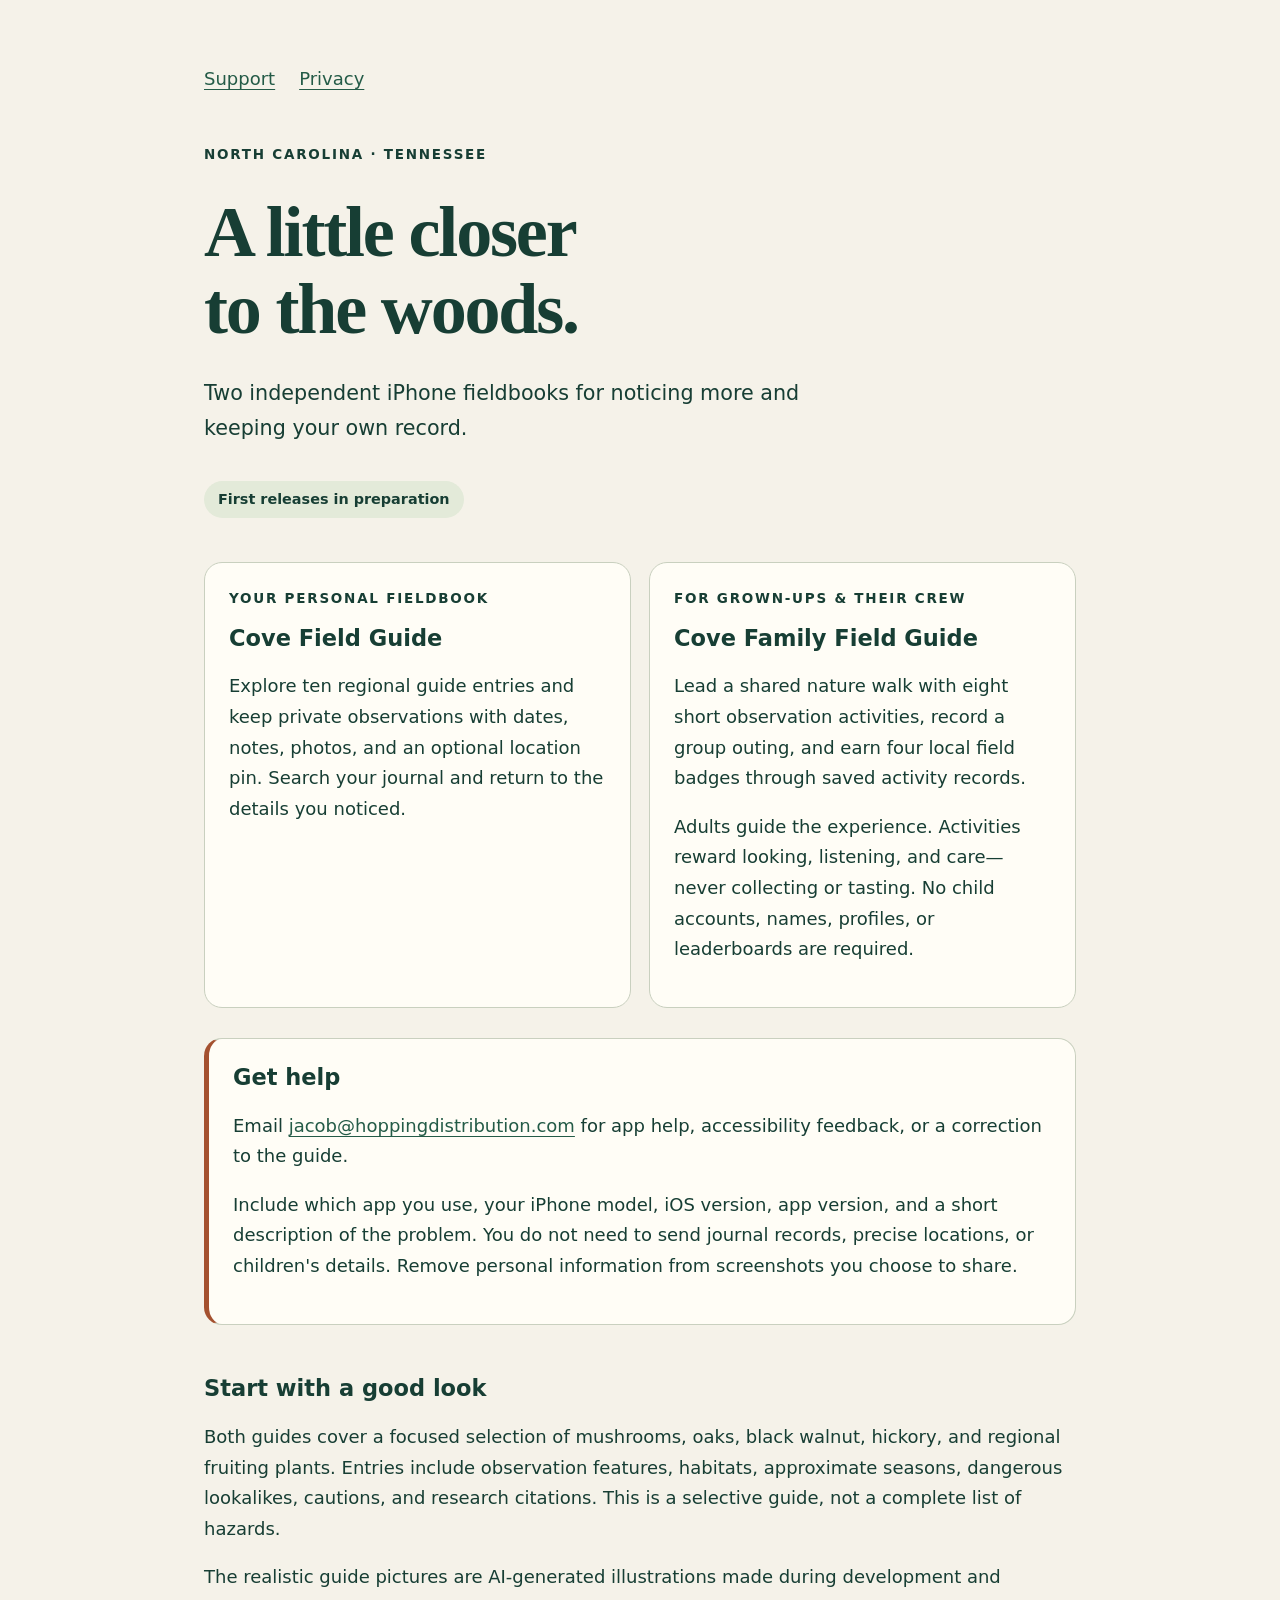
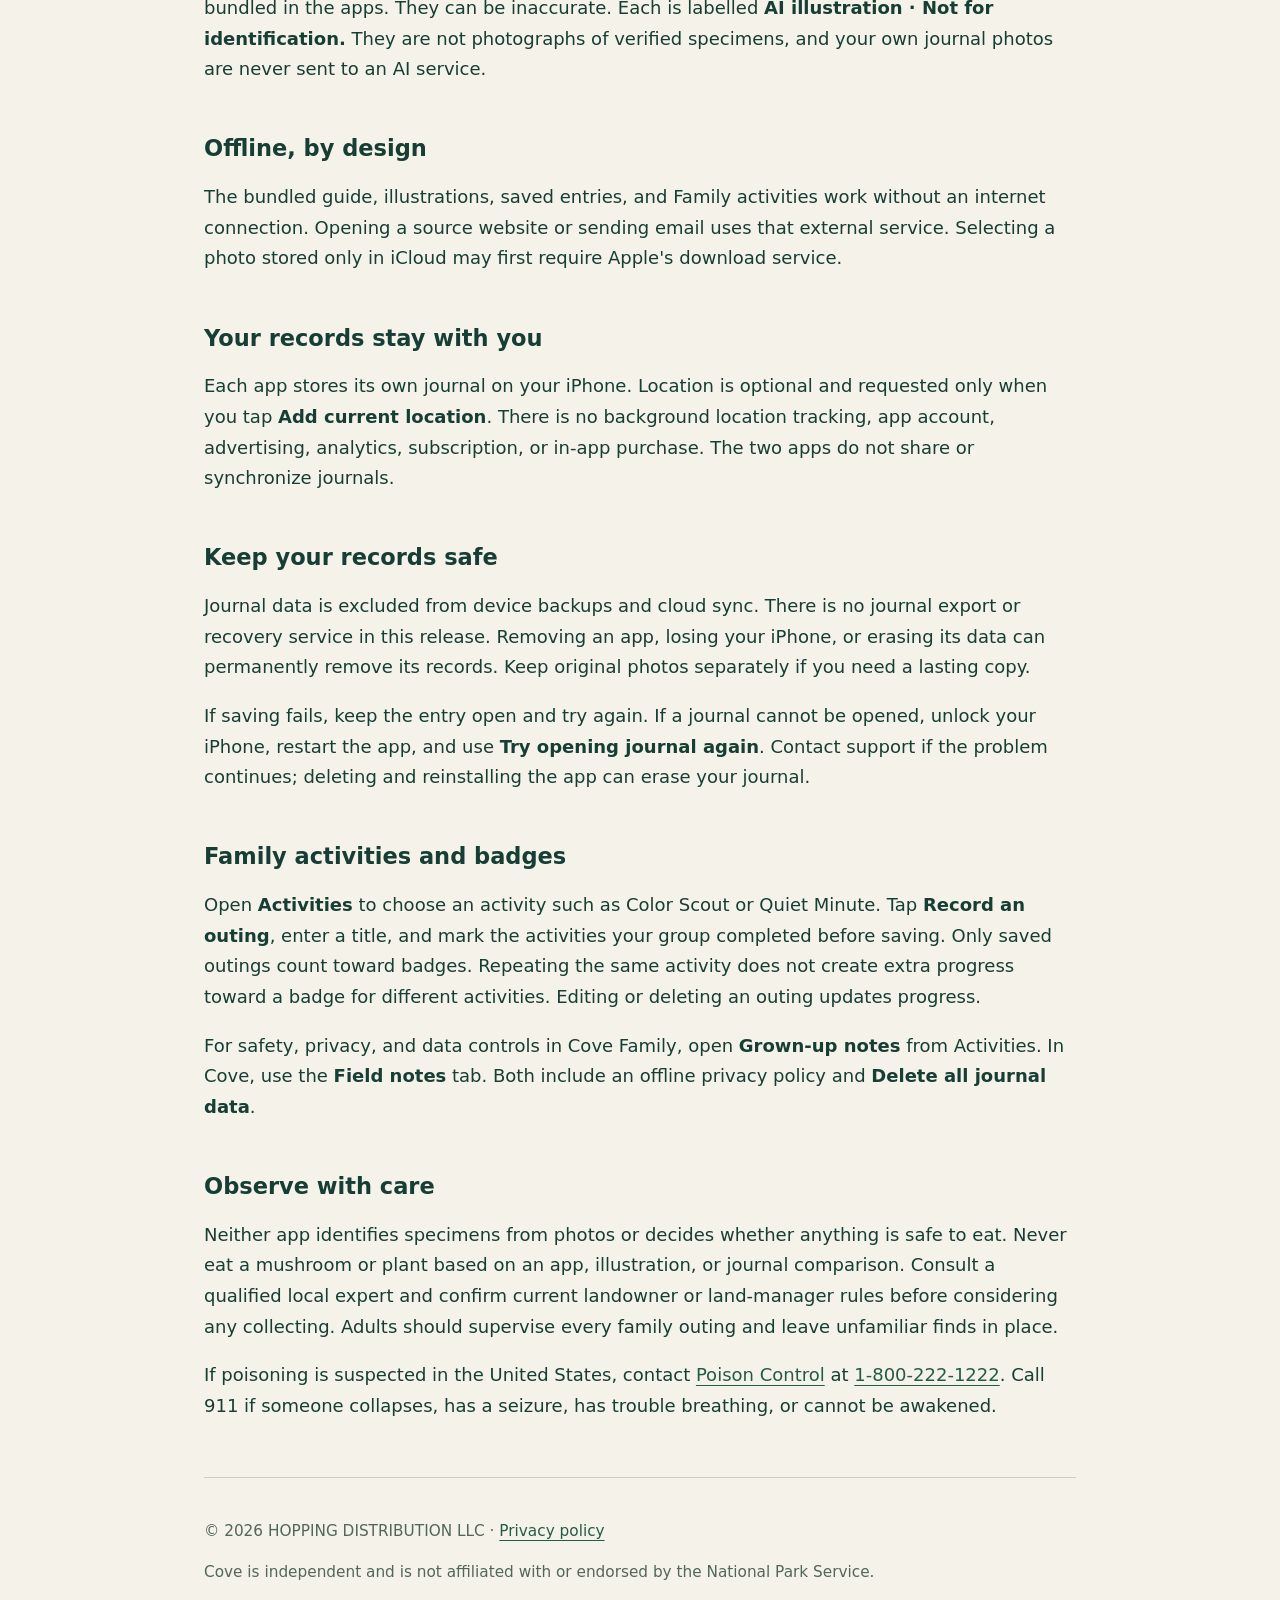
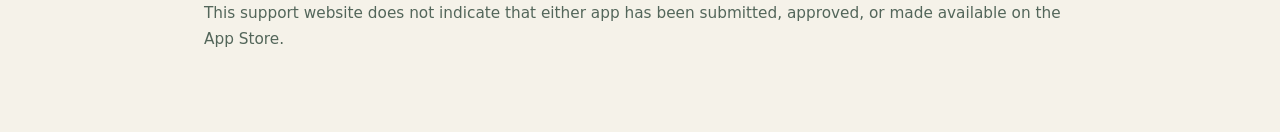
<file: index.html>
<!doctype html>
<html lang="en">
<head>
  <meta charset="utf-8">
  <meta name="viewport" content="width=device-width, initial-scale=1">
  <meta name="description" content="Support for Cove Field Guide and Cove Family Field Guide: offline nature guides and private journals for North Carolina and Tennessee.">
  <title>Cove fieldbooks — Support</title>
  <link rel="stylesheet" href="style.css">
</head>
<body>
<main>
  <nav aria-label="Main"><a href="index.html" aria-current="page">Support</a><a href="privacy.html">Privacy</a></nav>
  <p class="eyebrow">North Carolina · Tennessee</p>
  <h1>A little closer<br>to the woods.</h1>
  <p class="lede">Two independent iPhone fieldbooks for noticing more and keeping your own record.</p>
  <p class="status">First releases in preparation</p>
  <div class="apps">
    <section class="card" aria-labelledby="adult-title">
      <p class="eyebrow">Your personal fieldbook</p>
      <h2 id="adult-title">Cove Field Guide</h2>
      <p>Explore ten regional guide entries and keep private observations with dates, notes, photos, and an optional location pin. Search your journal and return to the details you noticed.</p>
    </section>
    <section class="card" aria-labelledby="family-title">
      <p class="eyebrow">For grown-ups &amp; their crew</p>
      <h2 id="family-title">Cove Family Field Guide</h2>
      <p>Lead a shared nature walk with eight short observation activities, record a group outing, and earn four local field badges through saved activity records.</p>
      <p>Adults guide the experience. Activities reward looking, listening, and care—never collecting or tasting. No child accounts, names, profiles, or leaderboards are required.</p>
    </section>
  </div>
  <section class="card help" aria-labelledby="help-title">
    <h2 id="help-title">Get help</h2>
    <p>Email <a href="mailto:jacob@hoppingdistribution.com?subject=Cove%20support">jacob@hoppingdistribution.com</a> for app help, accessibility feedback, or a correction to the guide.</p>
    <p>Include which app you use, your iPhone model, iOS version, app version, and a short description of the problem. You do not need to send journal records, precise locations, or children's details. Remove personal information from screenshots you choose to share.</p>
  </section>
  <h2>Start with a good look</h2>
  <p>Both guides cover a focused selection of mushrooms, oaks, black walnut, hickory, and regional fruiting plants. Entries include observation features, habitats, approximate seasons, dangerous lookalikes, cautions, and research citations. This is a selective guide, not a complete list of hazards.</p>
  <p>The realistic guide pictures are AI-generated illustrations made during development and bundled in the apps. They can be inaccurate. Each is labelled <strong>AI illustration · Not for identification.</strong> They are not photographs of verified specimens, and your own journal photos are never sent to an AI service.</p>
  <h2>Offline, by design</h2>
  <p>The bundled guide, illustrations, saved entries, and Family activities work without an internet connection. Opening a source website or sending email uses that external service. Selecting a photo stored only in iCloud may first require Apple's download service.</p>
  <h2>Your records stay with you</h2>
  <p>Each app stores its own journal on your iPhone. Location is optional and requested only when you tap <strong>Add current location</strong>. There is no background location tracking, app account, advertising, analytics, subscription, or in-app purchase. The two apps do not share or synchronize journals.</p>
  <h2>Keep your records safe</h2>
  <p>Journal data is excluded from device backups and cloud sync. There is no journal export or recovery service in this release. Removing an app, losing your iPhone, or erasing its data can permanently remove its records. Keep original photos separately if you need a lasting copy.</p>
  <p>If saving fails, keep the entry open and try again. If a journal cannot be opened, unlock your iPhone, restart the app, and use <strong>Try opening journal again</strong>. Contact support if the problem continues; deleting and reinstalling the app can erase your journal.</p>
  <h2>Family activities and badges</h2>
  <p>Open <strong>Activities</strong> to choose an activity such as Color Scout or Quiet Minute. Tap <strong>Record an outing</strong>, enter a title, and mark the activities your group completed before saving. Only saved outings count toward badges. Repeating the same activity does not create extra progress toward a badge for different activities. Editing or deleting an outing updates progress.</p>
  <p>For safety, privacy, and data controls in Cove Family, open <strong>Grown-up notes</strong> from Activities. In Cove, use the <strong>Field notes</strong> tab. Both include an offline privacy policy and <strong>Delete all journal data</strong>.</p>
  <h2>Observe with care</h2>
  <p>Neither app identifies specimens from photos or decides whether anything is safe to eat. Never eat a mushroom or plant based on an app, illustration, or journal comparison. Consult a qualified local expert and confirm current landowner or land-manager rules before considering any collecting. Adults should supervise every family outing and leave unfamiliar finds in place.</p>
  <p>If poisoning is suspected in the United States, contact <a href="https://www.poison.org/">Poison Control</a> at <a href="tel:18002221222">1-800-222-1222</a>. Call 911 if someone collapses, has a seizure, has trouble breathing, or cannot be awakened.</p>
  <footer>
    <p>© 2026 HOPPING DISTRIBUTION LLC · <a href="privacy.html">Privacy policy</a></p>
    <p>Cove is independent and is not affiliated with or endorsed by the National Park Service.</p>
    <p>This support website does not indicate that either app has been submitted, approved, or made available on the App Store.</p>
  </footer>
</main>
</body>
</html>
</file>
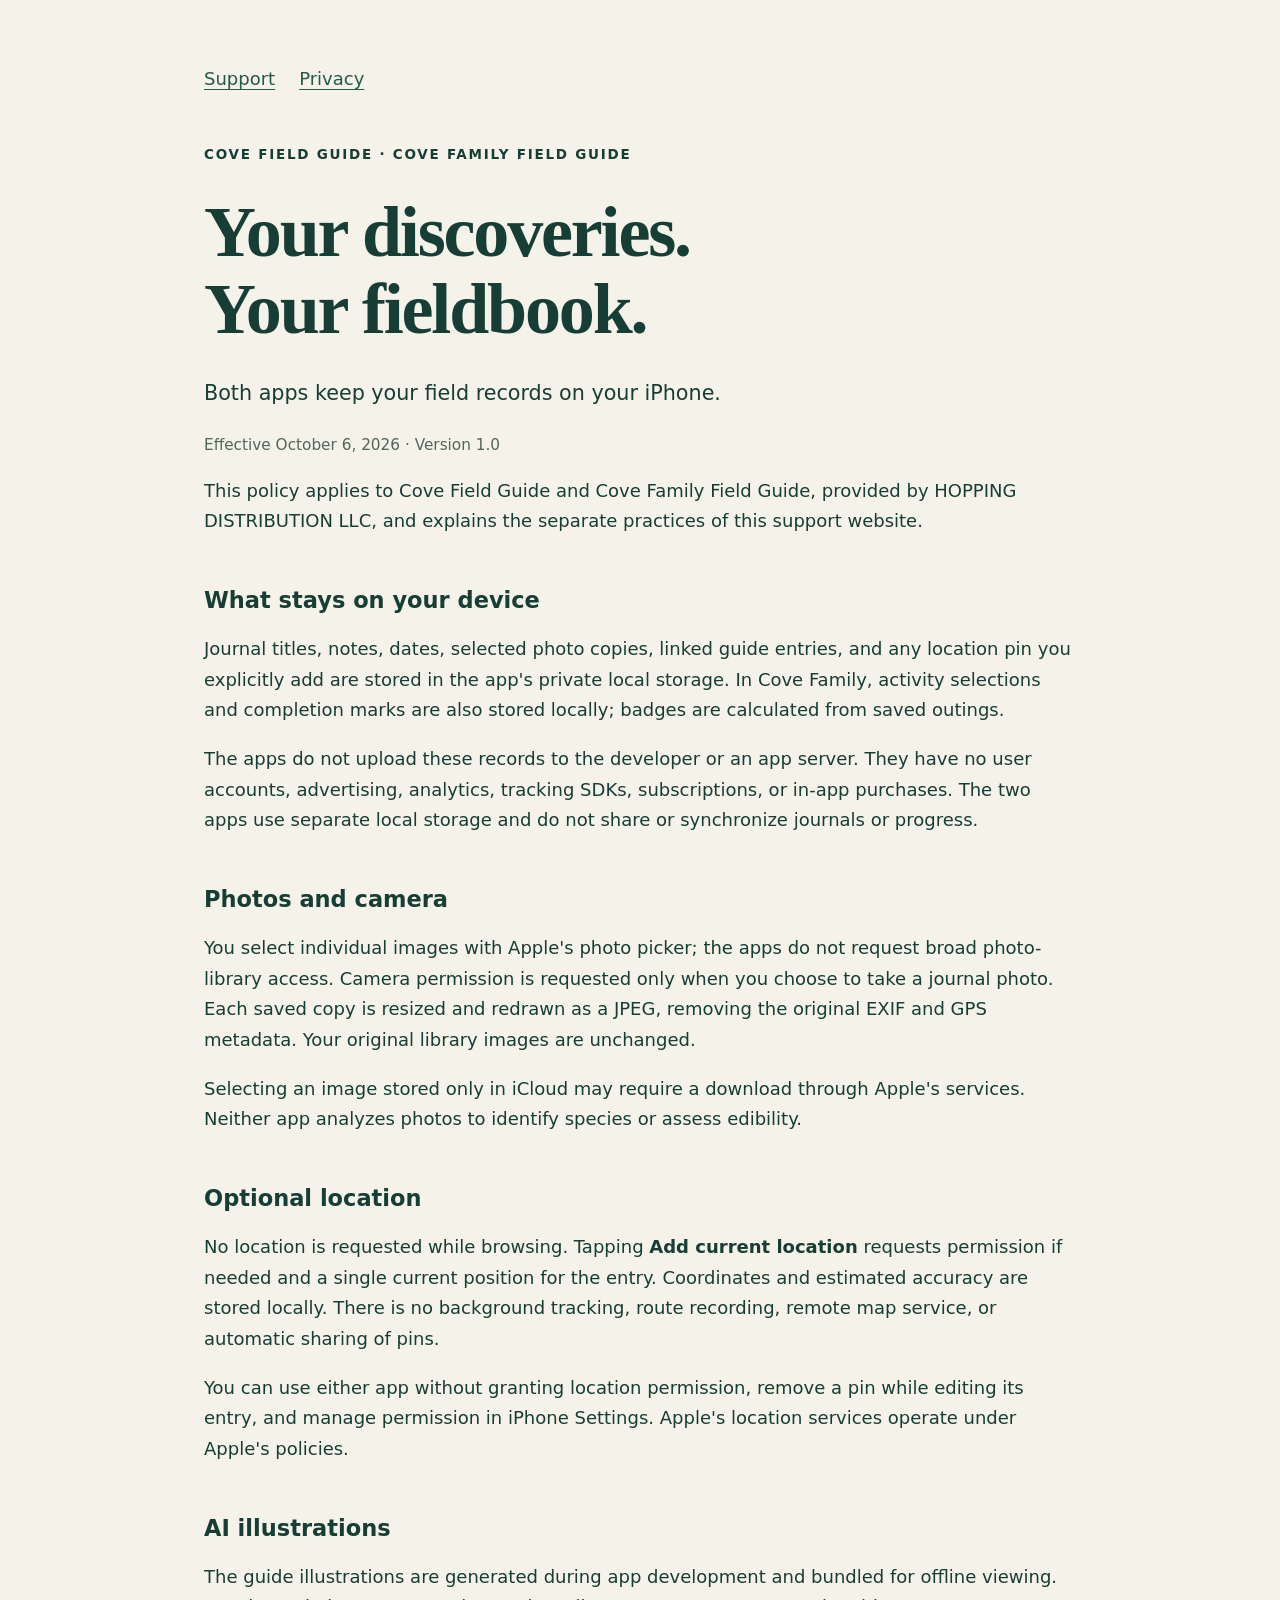
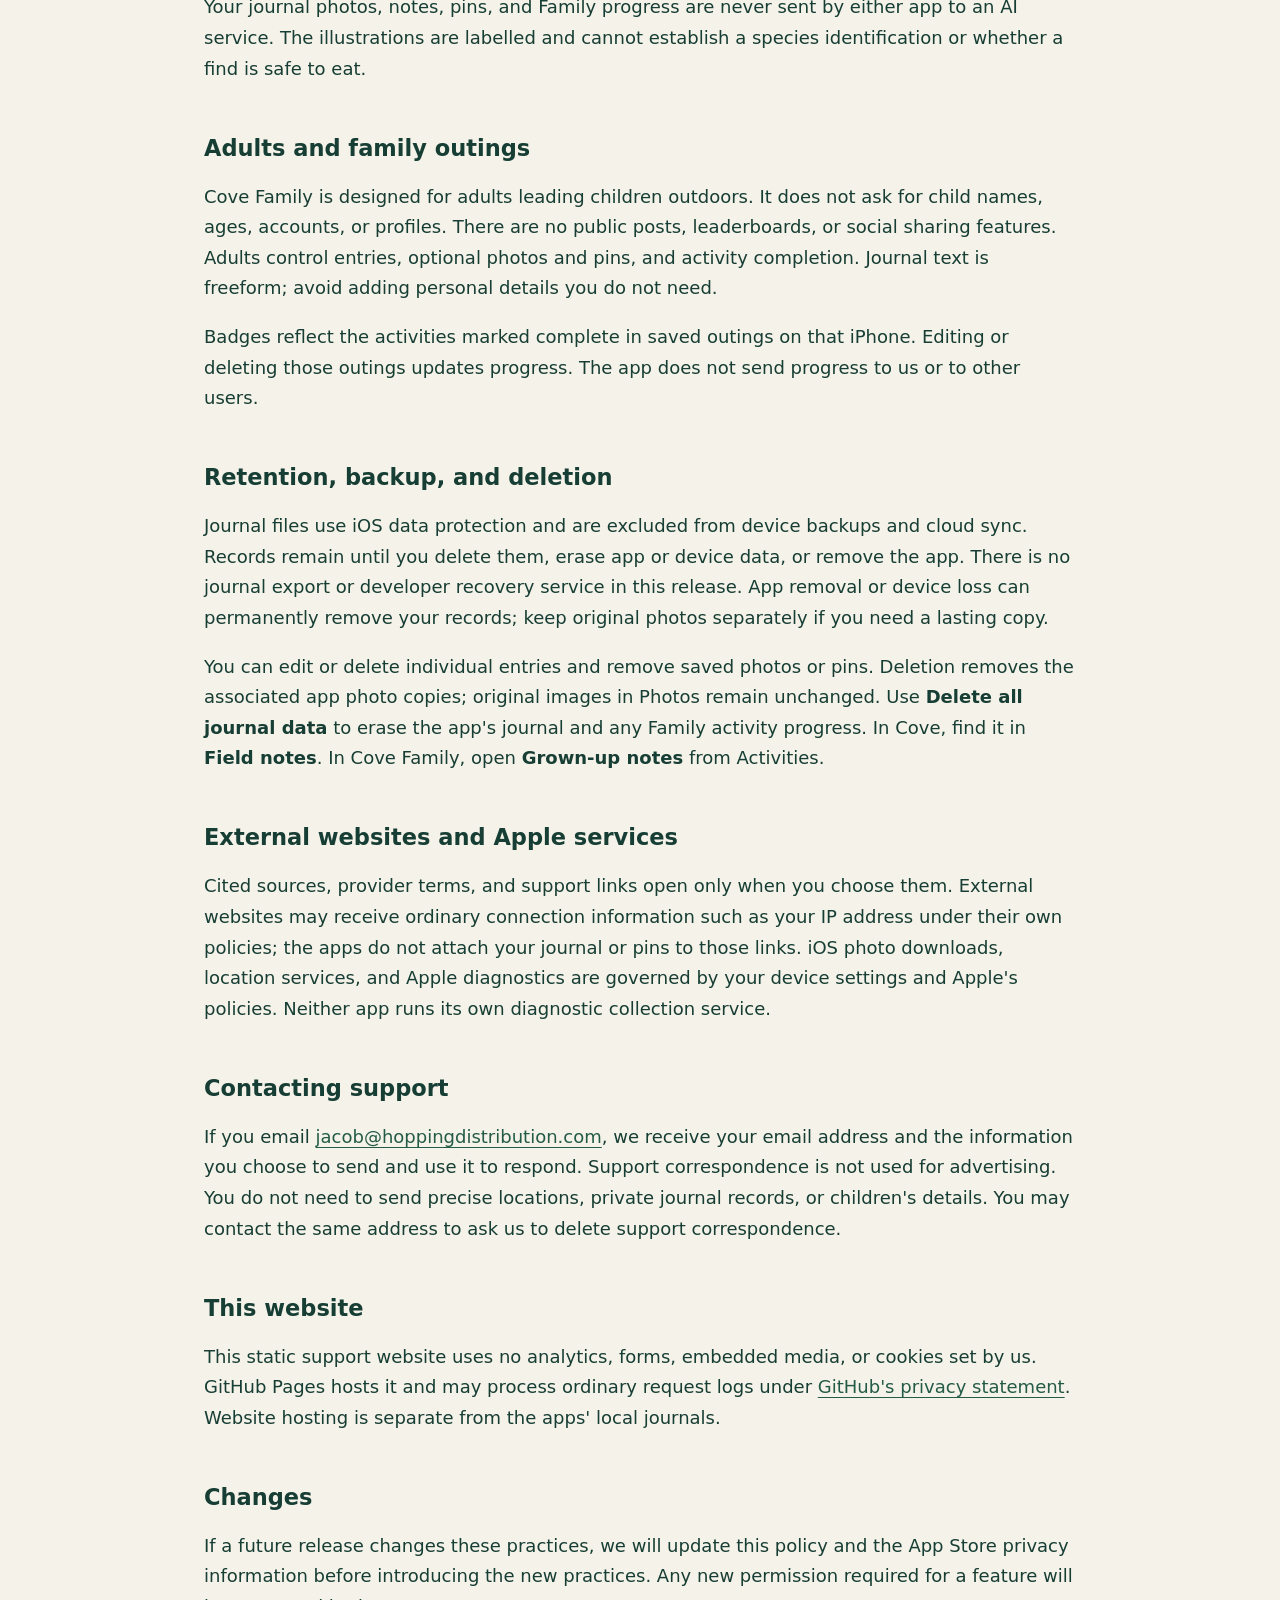
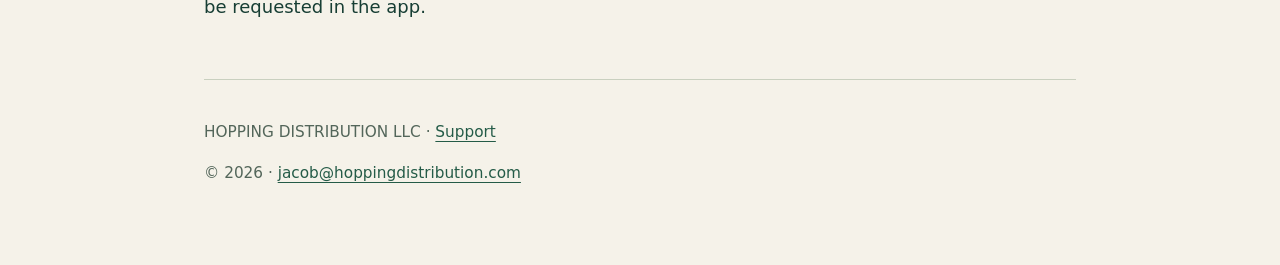
<file: privacy.html>
<!doctype html>
<html lang="en">
<head>
  <meta charset="utf-8">
  <meta name="viewport" content="width=device-width, initial-scale=1">
  <meta name="description" content="Privacy policy for Cove Field Guide and Cove Family Field Guide: local journals, optional location, no tracking, and no child accounts.">
  <title>Privacy — Cove fieldbooks</title>
  <link rel="stylesheet" href="style.css">
</head>
<body>
<main>
  <nav aria-label="Main"><a href="index.html">Support</a><a href="privacy.html" aria-current="page">Privacy</a></nav>
  <p class="eyebrow">Cove Field Guide · Cove Family Field Guide</p>
  <h1>Your discoveries.<br>Your fieldbook.</h1>
  <p class="lede">Both apps keep your field records on your iPhone.</p>
  <p class="muted">Effective October 6, 2026 · Version 1.0</p>
  <p>This policy applies to Cove Field Guide and Cove Family Field Guide, provided by HOPPING DISTRIBUTION LLC, and explains the separate practices of this support website.</p>
  <h2>What stays on your device</h2>
  <p>Journal titles, notes, dates, selected photo copies, linked guide entries, and any location pin you explicitly add are stored in the app's private local storage. In Cove Family, activity selections and completion marks are also stored locally; badges are calculated from saved outings.</p>
  <p>The apps do not upload these records to the developer or an app server. They have no user accounts, advertising, analytics, tracking SDKs, subscriptions, or in-app purchases. The two apps use separate local storage and do not share or synchronize journals or progress.</p>
  <h2>Photos and camera</h2>
  <p>You select individual images with Apple's photo picker; the apps do not request broad photo-library access. Camera permission is requested only when you choose to take a journal photo. Each saved copy is resized and redrawn as a JPEG, removing the original EXIF and GPS metadata. Your original library images are unchanged.</p>
  <p>Selecting an image stored only in iCloud may require a download through Apple's services. Neither app analyzes photos to identify species or assess edibility.</p>
  <h2>Optional location</h2>
  <p>No location is requested while browsing. Tapping <strong>Add current location</strong> requests permission if needed and a single current position for the entry. Coordinates and estimated accuracy are stored locally. There is no background tracking, route recording, remote map service, or automatic sharing of pins.</p>
  <p>You can use either app without granting location permission, remove a pin while editing its entry, and manage permission in iPhone Settings. Apple's location services operate under Apple's policies.</p>
  <h2>AI illustrations</h2>
  <p>The guide illustrations are generated during app development and bundled for offline viewing. Your journal photos, notes, pins, and Family progress are never sent by either app to an AI service. The illustrations are labelled and cannot establish a species identification or whether a find is safe to eat.</p>
  <h2>Adults and family outings</h2>
  <p>Cove Family is designed for adults leading children outdoors. It does not ask for child names, ages, accounts, or profiles. There are no public posts, leaderboards, or social sharing features. Adults control entries, optional photos and pins, and activity completion. Journal text is freeform; avoid adding personal details you do not need.</p>
  <p>Badges reflect the activities marked complete in saved outings on that iPhone. Editing or deleting those outings updates progress. The app does not send progress to us or to other users.</p>
  <h2>Retention, backup, and deletion</h2>
  <p>Journal files use iOS data protection and are excluded from device backups and cloud sync. Records remain until you delete them, erase app or device data, or remove the app. There is no journal export or developer recovery service in this release. App removal or device loss can permanently remove your records; keep original photos separately if you need a lasting copy.</p>
  <p>You can edit or delete individual entries and remove saved photos or pins. Deletion removes the associated app photo copies; original images in Photos remain unchanged. Use <strong>Delete all journal data</strong> to erase the app's journal and any Family activity progress. In Cove, find it in <strong>Field notes</strong>. In Cove Family, open <strong>Grown-up notes</strong> from Activities.</p>
  <h2>External websites and Apple services</h2>
  <p>Cited sources, provider terms, and support links open only when you choose them. External websites may receive ordinary connection information such as your IP address under their own policies; the apps do not attach your journal or pins to those links. iOS photo downloads, location services, and Apple diagnostics are governed by your device settings and Apple's policies. Neither app runs its own diagnostic collection service.</p>
  <h2>Contacting support</h2>
  <p>If you email <a href="mailto:jacob@hoppingdistribution.com?subject=Cove%20privacy">jacob@hoppingdistribution.com</a>, we receive your email address and the information you choose to send and use it to respond. Support correspondence is not used for advertising. You do not need to send precise locations, private journal records, or children's details. You may contact the same address to ask us to delete support correspondence.</p>
  <h2>This website</h2>
  <p>This static support website uses no analytics, forms, embedded media, or cookies set by us. GitHub Pages hosts it and may process ordinary request logs under <a href="https://docs.github.com/en/site-policy/privacy-policies/github-general-privacy-statement">GitHub's privacy statement</a>. Website hosting is separate from the apps' local journals.</p>
  <h2>Changes</h2>
  <p>If a future release changes these practices, we will update this policy and the App Store privacy information before introducing the new practices. Any new permission required for a feature will be requested in the app.</p>
  <footer><p>HOPPING DISTRIBUTION LLC · <a href="index.html">Support</a></p><p>© 2026 · <a href="mailto:jacob@hoppingdistribution.com">jacob@hoppingdistribution.com</a></p></footer>
</main>
</body>
</html>
</file>
<file: style.css>
:root{color-scheme:light dark;font-family:ui-sans-serif,system-ui,-apple-system,BlinkMacSystemFont,"Segoe UI",sans-serif;background:#f5f2e9;color:#173e34;font-size:18px;line-height:1.7}*{box-sizing:border-box}body{margin:0}main{max-width:760px;margin:0 auto;padding:64px 24px}nav{display:flex;gap:24px;margin-bottom:48px;flex-wrap:wrap}a{color:#245b47;text-underline-offset:4px}a:focus-visible{outline:3px solid #a4512f;outline-offset:5px;border-radius:2px}h1{font-family:Georgia,serif;font-size:clamp(2.5rem,8vw,4rem);line-height:1.06;letter-spacing:-.03em;margin:.4em 0}h2{font-size:1.25rem;line-height:1.3;margin-top:2.2em}.eyebrow{font-size:.75rem;letter-spacing:.13em;text-transform:uppercase;font-weight:700}.lede{font-size:1.15rem;max-width:610px}.card{padding:24px;border:1px solid #c9d0bf;border-radius:18px;background:#fffdf6;margin:28px 0}.muted,footer{color:#53665a;font-size:.85rem}footer{margin-top:56px;padding-top:24px;border-top:1px solid #c9d0bf}.status{display:inline-block;background:#e3ead9;padding:6px 14px;border-radius:30px;font-size:.8rem;font-weight:600}li{padding-bottom:8px}@media(prefers-color-scheme:dark){:root{background:#12291f;color:#eeeede}a{color:#b9d9ae}.card{background:#19382b;border-color:#52694f}.muted,footer{color:#bbcdb6}.status{background:#294d38}footer{border-color:#52694f}}
.apps{display:grid;gap:18px;margin:30px 0}.apps .card{margin:0}.card h2{margin-top:0}.card .eyebrow{margin-top:0}.help{border-left:5px solid #a4512f}strong{font-weight:700}p{overflow-wrap:anywhere}@media(min-width:740px){.apps{grid-template-columns:1fr 1fr}main{max-width:920px}}@media(max-width:480px){main{padding:36px 20px}nav{margin-bottom:34px}.card{padding:20px}}
</file>
